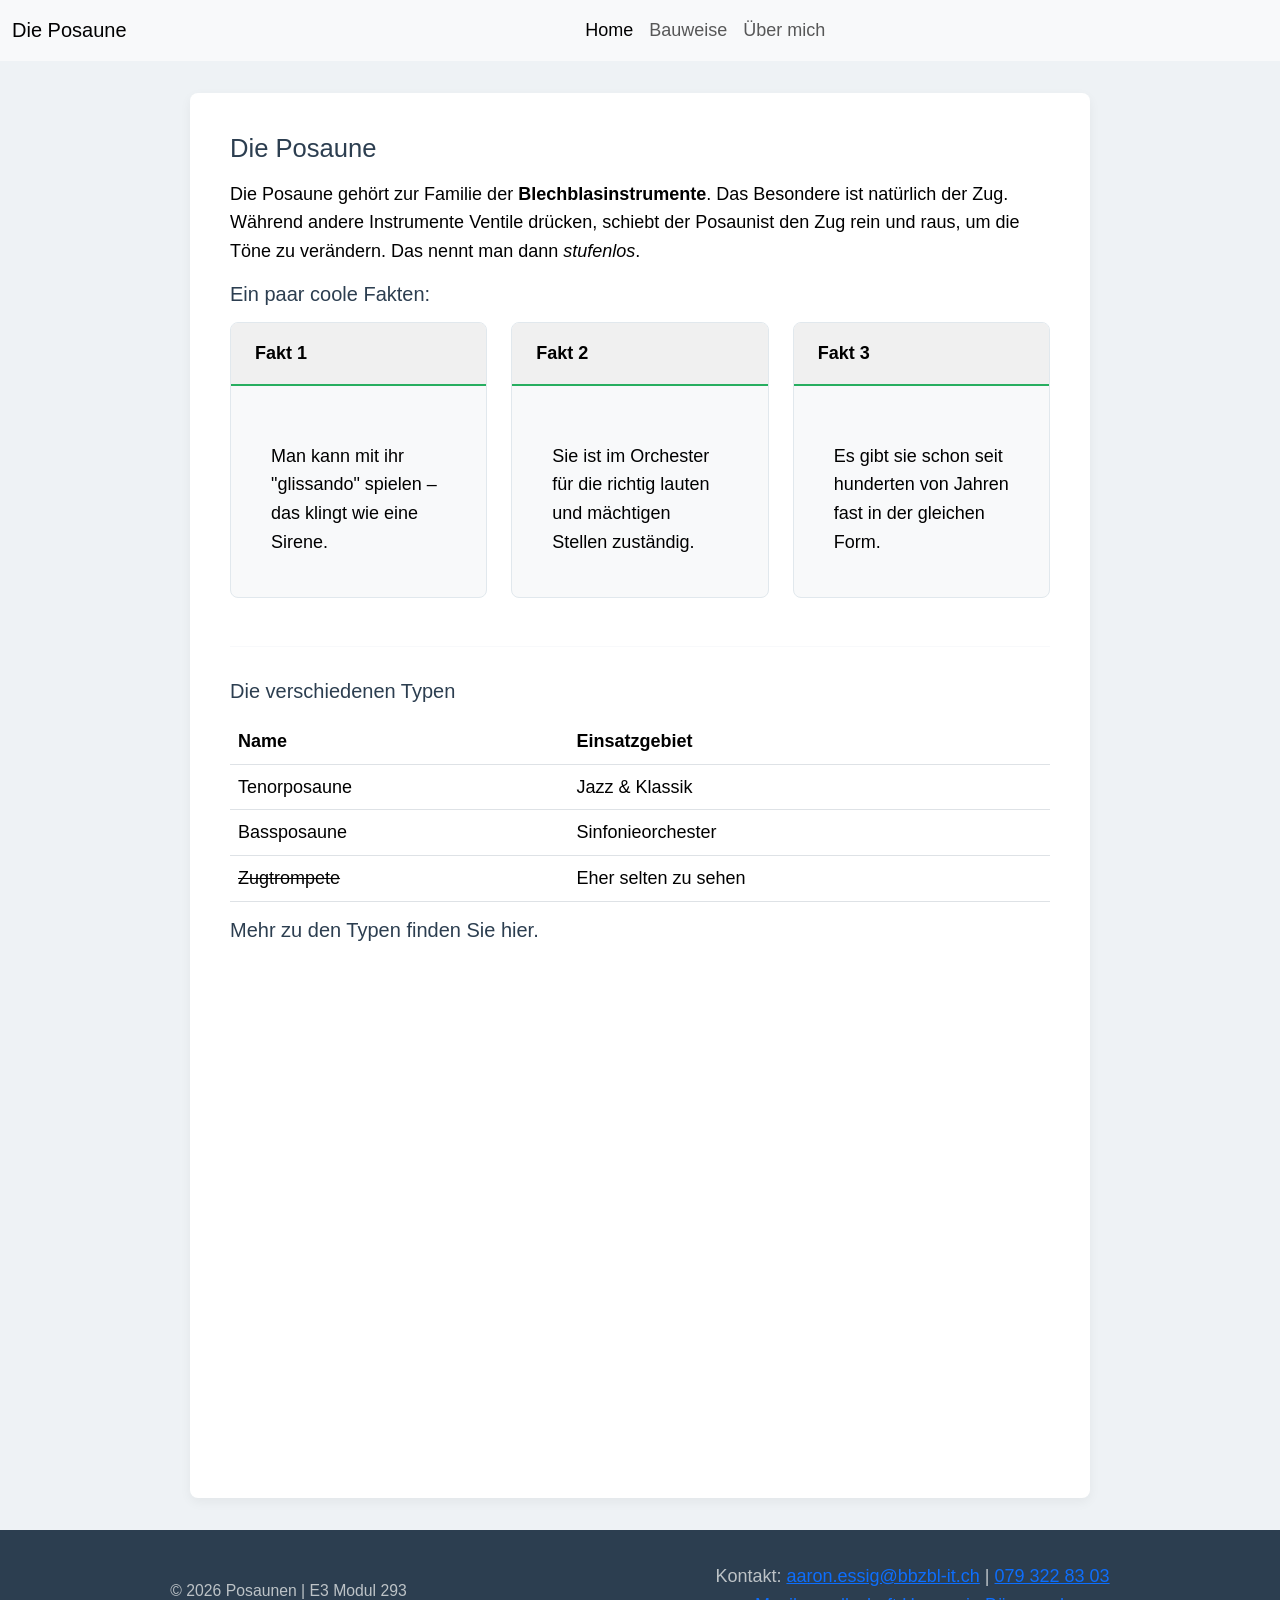
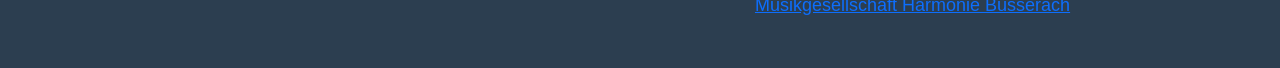
<file: src/K3K4/index.html>
<!DOCTYPE html>
<html lang="de">
<head>
    <meta charset="utf-8" >
    <title>Posaunen E3</title>
    <meta name="description" content="Infos über die Posaune, wie sie funktioniert und warum sie so tief klingt." >
    <meta name="author" content="Aaron Essig" >
    <meta name="viewport" content="width=device-width, initial-scale=1.0">
    <link href="https://cdn.jsdelivr.net/npm/bootstrap@5.3.8/dist/css/bootstrap.min.css" rel="stylesheet" integrity="sha384-sRIl4kxILFvY47J16cr9ZwB07vP4J8+LH7qKQnuqkuIAvNWLzeN8tE5YBujZqJLB" crossorigin="anonymous">
    <link rel="stylesheet" href="style.css">

</head>
<body>
<script src="https://cdn.jsdelivr.net/npm/bootstrap@5.3.3/dist/js/bootstrap.bundle.min.js"></script>
<header>
    <nav class="navbar navbar-expand-lg bg-body-tertiary">
        <div class="container-fluid">
            <a class="navbar-brand" href="index.html">Die Posaune</a>
            <button class="navbar-toggler" type="button" data-bs-toggle="collapse" data-bs-target="#navbarSupportedContent" aria-controls="navbarSupportedContent" aria-expanded="false" aria-label="Toggle navigation">
                <span class="navbar-toggler-icon"></span>
            </button>
            <div class="collapse navbar-collapse" id="navbarSupportedContent">
                <ul class="navbar-nav mx-auto mb-2 mb-lg-0">
                    <li class="nav-item">
                        <a class="nav-link active" aria-current="page" href="#">Home</a>
                    </li>
                    <li class="nav-item">
                        <a class="nav-link" href="Bauweise.html">Bauweise</a>
                    </li>
                    <li class="nav-item">
                        <a class="nav-link" href="FormsK4.html">Über mich</a>
                    </li>
                </ul>
            </div>
        </div>
    </nav>
</header>

<main>
    <article>
        <h2>Die Posaune</h2>
        <p>Die Posaune gehört zur Familie der <strong>Blechblasinstrumente</strong>. Das Besondere ist natürlich der Zug. Während andere Instrumente Ventile drücken, schiebt der Posaunist den Zug rein und raus, um die Töne zu verändern. Das nennt man dann <em>stufenlos</em>.</p>


        <div>
            <h3>Ein paar coole Fakten:</h3>
        </div>
        <div class="fakten">
        <div class="card text-bg-light mb-3 fakten" style="max-width: 18rem;">
            <div class="card-header">Fakt 1</div>
            <div class="card-body">
                <p class="card-text">Man kann mit ihr "glissando" spielen – das klingt wie eine Sirene.</p>
            </div>
        </div>

        <div class="card text-bg-light mb-3 fakten" style="max-width: 18rem;">
            <div class="card-header">Fakt 2</div>
            <div class="card-body">
                <p class="card-text">Sie ist im Orchester für die richtig lauten und mächtigen Stellen zuständig.</p>
            </div>
        </div>

        <div class="card text-bg-light mb-3 fakten" style="max-width: 18rem;">
            <div class="card-header">Fakt 3</div>
            <div class="card-body">
                <p class="card-text">Es gibt sie schon seit hunderten von Jahren fast in der gleichen Form.</p>
            </div>
        </div>
        </div>


        <hr>

        <h3>Die verschiedenen Typen</h3>
        <table class="table">
            <thead>
                <tr>
                    <th scope="col">Name</th>
                    <th scope="col">Einsatzgebiet</th>
                </tr>
            </thead>
            <tbody>
                <tr>
                    <td>Tenorposaune</td>
                    <td>Jazz & Klassik</td>
                </tr>
                <tr>
                    <td>Bassposaune</td>
                    <td>Sinfonieorchester</td>
                </tr>
                <tr>
                    <td><del>Zugtrompete</del></td>
                    <td>Eher selten zu sehen</td>
                </tr>
            </tbody>
        </table>
        <div>
            <h3>Mehr zu den Typen finden Sie hier.</h3>

            <iframe style="width:860px; height:484px;" src="https://www.youtube.com/embed/hQgm6zBBL5w"></iframe>

        </div>
    </article>
</main>

<footer>
    <p><small>&copy; 2026 Posaunen | E3 Modul 293</small></p>
    <p>
        Kontakt:
        <a href="mailto:aaron.essig@bbzbl-it.ch">aaron.essig@bbzbl-it.ch</a> |
        <a href="tel:+41793228303">079 322 83 03</a><br>
        <a href="https://mghb.ch" target="_blank">Musikgesellschaft Harmonie Büsserach</a>
    </p>
</footer>
</body>
</html>
</file>
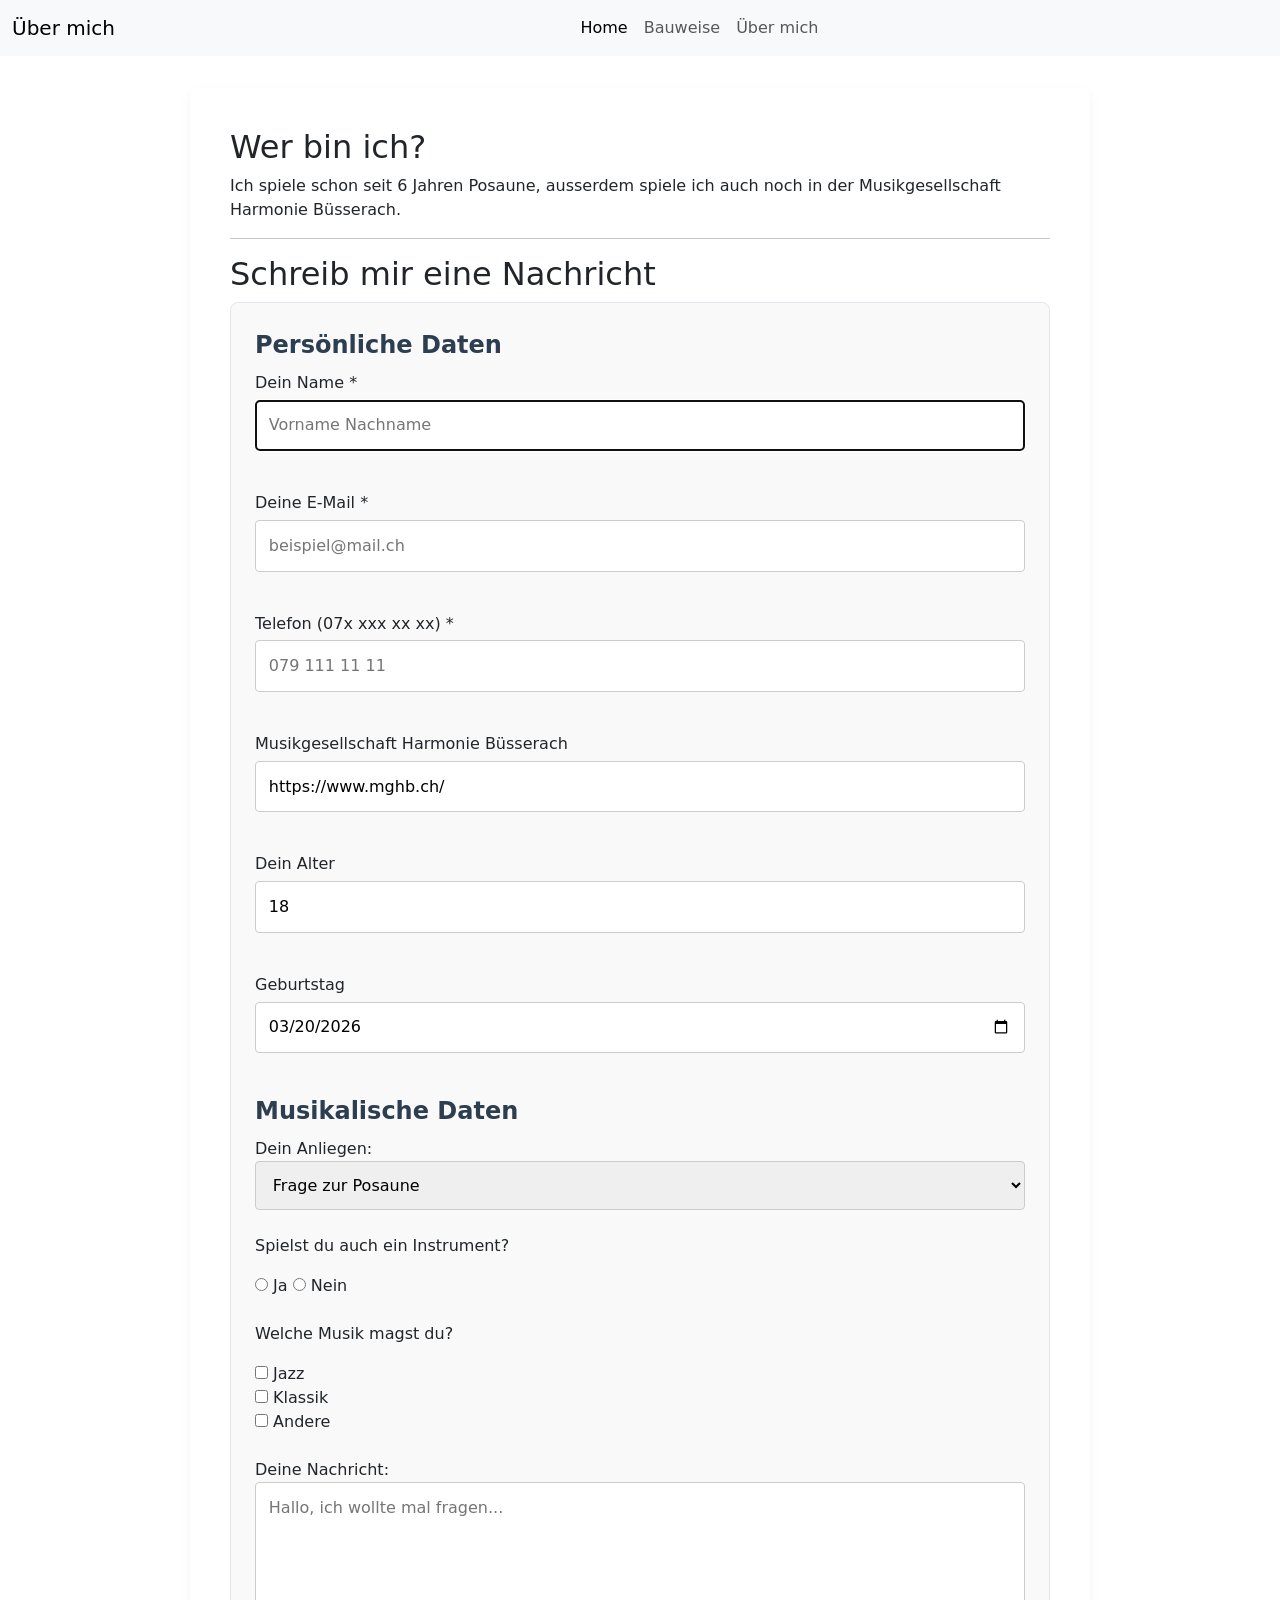
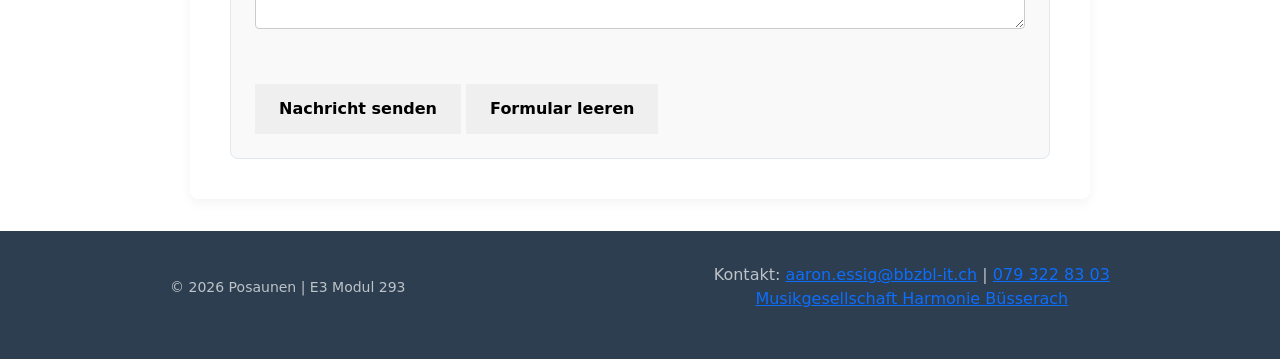
<file: src/K3K4/FormsK4.html>
<!DOCTYPE html>
<html lang="de">
<head>
    <meta charset="UTF-8">
    <title>Kontakt - Über mich</title>
    <meta name="viewport" content="width=device-width, initial-scale=1.0">
    <link rel="stylesheet" href="style.css">
    <link href="https://cdn.jsdelivr.net/npm/bootstrap@5.3.8/dist/css/bootstrap.min.css" rel="stylesheet" integrity="sha384-sRIl4kxILFvY47J16cr9ZwB07vP4J8+LH7qKQnuqkuIAvNWLzeN8tE5YBujZqJLB" crossorigin="anonymous">
</head>
<body>
<script src="https://cdn.jsdelivr.net/npm/bootstrap@5.3.3/dist/js/bootstrap.bundle.min.js"></script>
<header>
    <nav class="navbar navbar-expand-lg bg-body-tertiary">
        <div class="container-fluid">
            <a class="navbar-brand " href="index.html">Über mich</a>
            <br>
            <button class="navbar-toggler" type="button" data-bs-toggle="collapse" data-bs-target="#navbarSupportedContent" aria-controls="navbarSupportedContent" aria-expanded="false" aria-label="Toggle navigation">
                <span class="navbar-toggler-icon"></span>
            </button>
            <div class="collapse navbar-collapse" id="navbarSupportedContent">
                <ul class="navbar-nav mx-auto mb-2 mb-lg-0">
                    <li class="nav-item">
                        <a class="nav-link active" aria-current="page" href="index.html">Home</a>
                    </li>
                    <li class="nav-item">
                        <a class="nav-link" href="Bauweise.html">Bauweise</a>
                    </li>
                    <li class="nav-item">
                        <a class="nav-link" href="FormsK4.html">Über mich</a>
                    </li>
                </ul>
            </div>
        </div>
    </nav>
</header>

<main>
    <section>
        <h2>Wer bin ich?</h2>
        <p>Ich spiele schon seit 6 Jahren Posaune, ausserdem spiele ich auch noch in der Musikgesellschaft Harmonie Büsserach.</p>
    </section>

    <hr>

    <section>
        <h2>Schreib mir eine Nachricht</h2>
        <form action="https://gibm.becknet.ch/formular/formular.php" method="POST">
            <fieldset>
                <legend>Persönliche Daten</legend>

                <label for="name">Dein Name *</label><br>
                <input type="text" id="name" name="vorname" placeholder="Vorname Nachname" autofocus required minlength="2" maxlength="60">
                <br><br>

                <label for="email">Deine E-Mail *</label><br>
                <input type="email" id="email" name="email" placeholder="beispiel@mail.ch" required>
                <br><br>

                <label for="telefon">Telefon (07x xxx xx xx) *</label><br>
                <input type="tel" id="telefon" name="telefon" pattern="[0-9]{3} [0-9]{3} [0-9]{2} [0-9]{2}" placeholder="079 111 11 11" required>
                <br><br>

                <label for="seite">Musikgesellschaft Harmonie Büsserach</label><br>
                <input type="url" id="seite" name="seite" value="https://www.mghb.ch/" readonly>
                <br><br>

                <label for="alter">Dein Alter</label><br>
                <input type="number" id="alter" name="alter" min="1" max="120" value="18">
                <br><br>

                <label for="datum">Geburtstag</label><br>
                <input type="date" id="datum" name="datum" value="2026-03-20">
                <br><br>
            </fieldset>

            <fieldset>
                <legend>Musikalische Daten</legend>

                <label for="thema">Dein Anliegen:</label><br>
                <select id="thema" name="thema">
                    <option value="frage">Frage zur Posaune</option>
                    <option value="musik">Musikgesellschaft</option>
                    <option value="nichts" disabled>nichts</option>
                </select>
                <br><br>

                <p>Spielst du auch ein Instrument?</p>
                <input type="radio" id="ja" name="musiker" value="ja" required>
                <label for="ja">Ja</label>
                <input type="radio" id="nein" name="musiker" value="nein">
                <label for="nein">Nein</label>
                <br><br>

                <p>Welche Musik magst du?</p>
                <input type="checkbox" id="jazz" name="stil" value="jazz">
                <label for="jazz">Jazz</label><br>
                <input type="checkbox" id="klassik" name="stil" value="klassik">
                <label for="klassik">Klassik</label><br>
                <input type="checkbox" id="andere" name="stil" value="andere">
                <label for="andere">Andere</label>
                <br><br>

                <label for="nachricht">Deine Nachricht:</label><br>
                <textarea id="nachricht" name="nachricht" rows="5" cols="40" placeholder="Hallo, ich wollte mal fragen..."></textarea>
            </fieldset>
            <br><br>

            <button type="submit">Nachricht senden</button>
            <button type="reset">Formular leeren</button>

        </form>
    </section>
</main>
<footer>
    <p><small>&copy; 2026 Posaunen | E3 Modul 293</small></p>
    <p>
        Kontakt:
        <a href="mailto:aaron.essig@bbzbl-it.ch">aaron.essig@bbzbl-it.ch</a> |
        <a href="tel:+41793228303">079 322 83 03</a><br>
        <a href="https://mghb.ch" target="_blank">Musikgesellschaft Harmonie Büsserach</a>
    </p>
</footer>
</body>
</html>
</file>
<file: src/K3K4/style.css>
/* Global*/
:root {
    --header-bg: #2c3e50;
    --main-bg: #ffffff;
    --body-bg: #eef2f5;
    --text-color: #000000;
    --submit-btn: #27ae60;
    --reset-btn: #e74c3c;
    --border-color: #e1e8ed;
}

* {
    box-sizing: border-box;
    margin: 0;
    padding: 0;

}
*, *::before, *::after {
    box-sizing: border-box;
}

/* Grid */
body {
    font-family: Arial, sans-serif;
    font-size: 18px;
    line-height: 1.6;
    color: var(--text-color);
    background-color: var(--body-bg);
    min-height: 100vh;

    display: grid;
    grid-template-rows: auto 1fr auto;
    grid-template-columns: 1fr 900px 1fr;
    grid-template-areas:
        "header header header"
        ".      main   .     "
        "footer footer footer";
}

header {
    grid-area: header;
    background-color: var(--header-bg);
}

main {
    grid-area: main;
    background-color: var(--main-bg);
    padding: 2.5rem;
    margin-top: 2rem;
    margin-bottom: 2rem;
    border-radius: 8px;
    box-shadow: 0 4px 12px rgba(0,0,0,0.05);
}

footer {
    grid-area: footer;
    background-color: var(--header-bg);
    color: #bdc3c7;
    padding: 2rem 1rem;

    display: flex;
    flex-direction: row;
    justify-content: space-around;
    align-items: center;
    text-align: center;
}

/* Styling */

h1 { font-size: 2.2rem; margin-bottom: 1rem; color: var(--header-bg); }
h2 { font-size: 1.6rem; margin-bottom: 1rem; color: var(--header-bg); }
h3 { font-size: 1.25rem; margin-bottom: 1rem; color: var(--header-bg); }

p { margin-bottom: 1rem; }
hr { margin: 2rem 0; border: 0; border-top: 1px solid var(--border-color); }


.fakten {
    display: grid;
    grid-template-columns: repeat(auto-fit, minmax(240px, 1fr));
    gap: 1.5rem;
}

.card {
    display: flex;
    flex-direction: column;
    border: 1px solid var(--border-color);
    padding: 1.5rem;
    border-radius: 8px;
    background-color: #fafafa;
    overflow: hidden;
    position: relative;
}

.card-header {

    margin: -1.5rem -1.5rem 1rem -1.5rem;

    padding: 1rem 1.5rem;
    background-color: #f0f0f0;
    font-weight: bold;
    border-bottom: 2px solid var(--submit-btn);


    box-sizing: border-box;
    width: auto;
}

/* Formular Styling */
form {
    background: #f9f9f9;
    padding: 1.5rem;
    border-radius: 8px;
    border: 1px solid var(--border-color);
}

fieldset {
    border: none;
    margin-bottom: 1.5rem;
}

legend {
    font-weight: bold;
    font-size: 1.3rem;
    color: var(--header-bg);
    margin-bottom: 1rem;
}

input[type="text"], input[type="email"], input[type="tel"],
input[type="url"], input[type="number"], input[type="date"],
select, textarea {
    width: 100%;
    padding: 0.8rem;
    margin-top: 0.3rem;
    margin-bottom: 1rem;
    border: 1px solid #ccc;
    border-radius: 4px;
    font-family: inherit;
    font-size: 1rem;
}

button {
    padding: 0.8rem 1.5rem;
    border: none;
    border-radius: 4px;
    font-weight: bold;
    font-size: 1rem;
    cursor: pointer;
    margin-right: 1rem;
    [type="submit"] { background-color: var(--submit-btn); color: white; }
    [type="reset"] { background-color: var(--reset-btn); color: white; }
}



picture img, video, iframe {
    max-width: 100%;
    height: auto;
    border-radius: 8px;
    display: block;
    margin: 1rem 0;
}

/* responsive*/

@media screen and (max-width: 900px) {
    body {
        grid-template-columns: 1rem 1fr 1rem;
    }

    main {
        padding: 1.5rem;
    }
}

@media screen and (max-width: 600px) {
    footer {
        flex-direction: column;
        gap: 1rem;
    }
}
</file>
